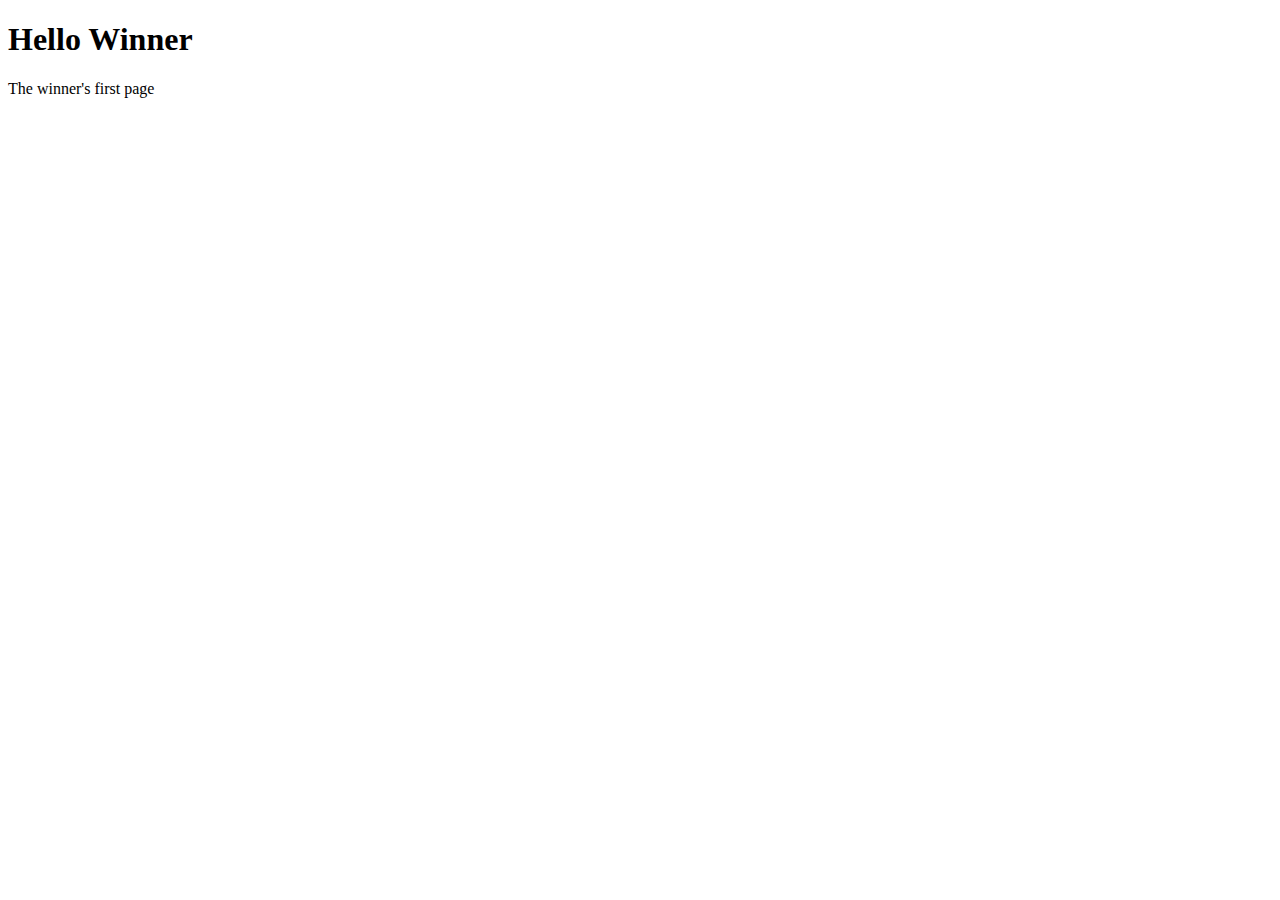
<file: index.html>
<!DOCTYPE html>
<html lang="en">
  <head>
    <meta charset="UTF-8" />
    <meta name="viewport" content="width=device-width, initial-scale=1.0" />
    <title>The Winner Website</title>
  </head>
  <body>
    <h1>Hello Winner</h1>
    <p>The winner's first page</p>
  </body>
</html>
</file>
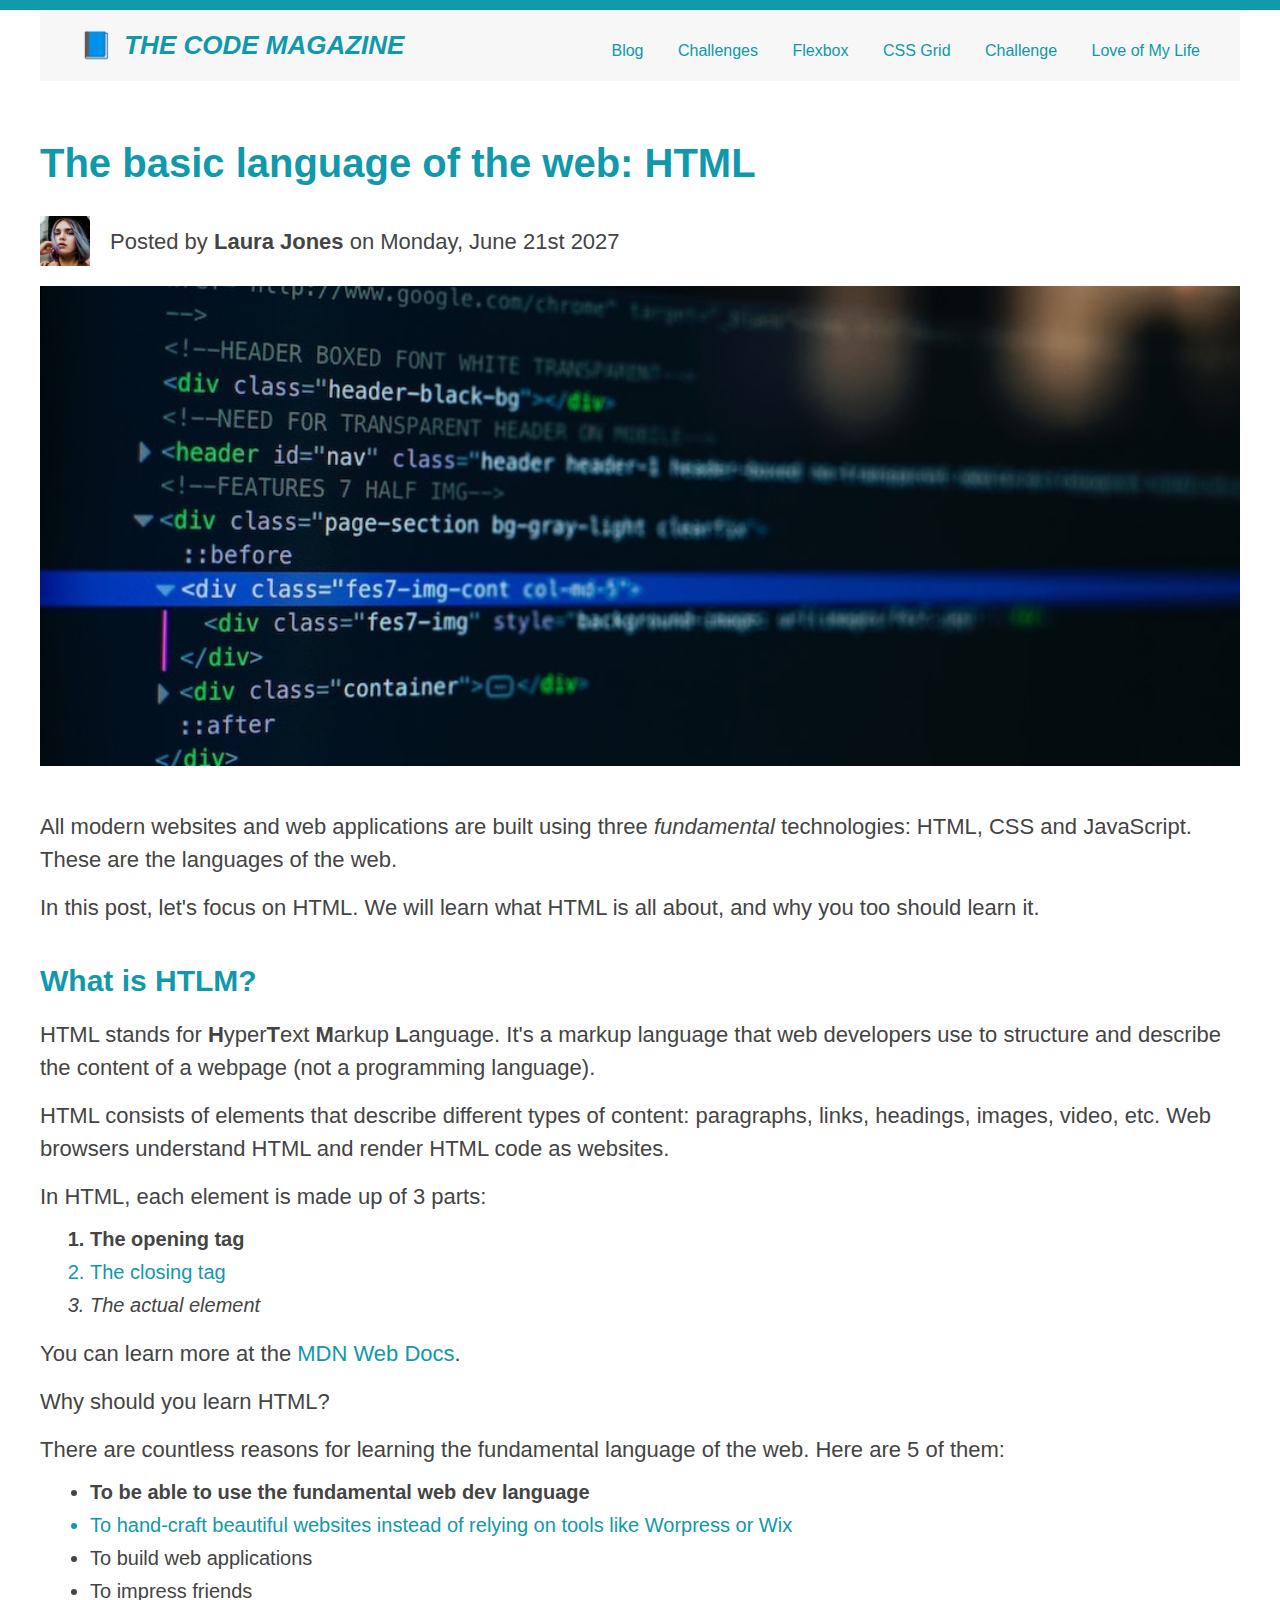
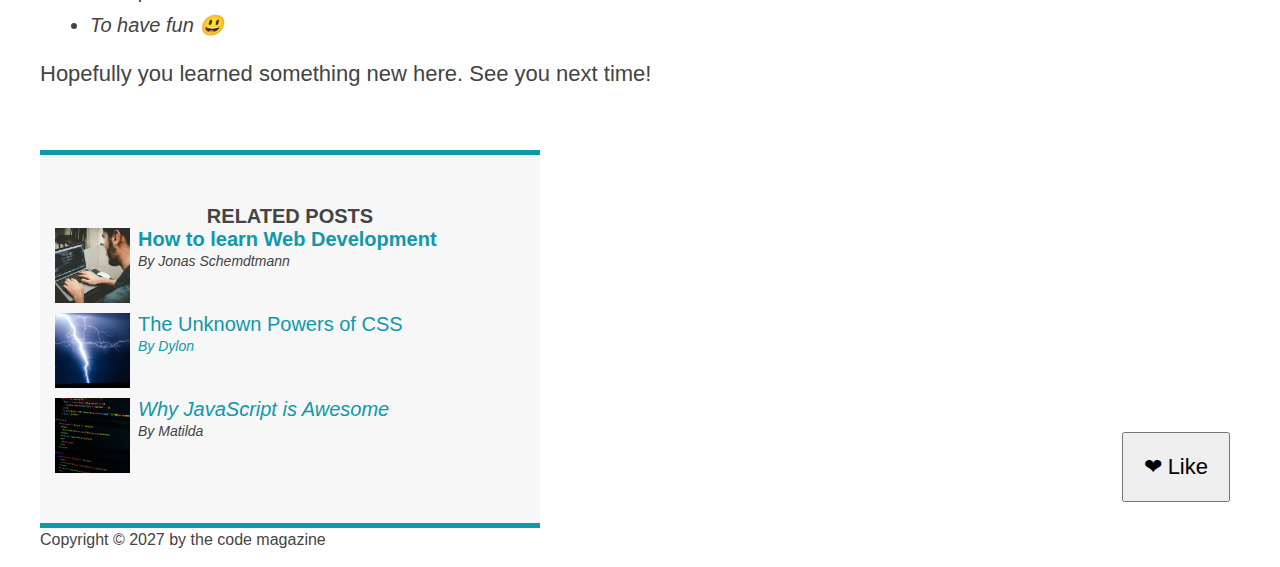
<file: 02-HTML-Fundamentals/index.html>
<!DOCTYPE html>
<html lang="en">
  <head>
    <meta charset="UTF-8" />
    <meta name="viewport" content="width=device-width, initial-scale=1.0" />
    <!-- there is three types of css this one is external, there is inline and internal, you can
       define it inline with the following code 
      <h1 style="color: blue"></h1>

      and/or you can define it internal with the following code right here instead of this 
      comment, in the head
      <style>
        h1 {
          color: blue
        }
      </style>
    -->
    <link href="style.css" rel="stylesheet" />
    <title>The basic language of the web: HTML</title>
  </head>
  <body>
    <div class="container">
      <header class="header-background-gray clearfix">
        <h1>📘 The Code Magazine</h1>

        <nav>
          <a href="blog.html">Blog</a>
          <a href="#">Challenges</a>
          <a href="flexbox.html">Flexbox</a>
          <a href="css-grid.html">CSS Grid</a>
          <a href="challenge.html">Challenge</a>
          <a href="ivanna.html">Love of My Life</a>
        </nav>
      </header>

      <article>
        <header class="article-header">
          <h2>The basic language of the web: HTML</h2>

          <div class="author-box">
            <img
              src="img/laura-jones.jpg"
              alt="author's picture"
              width="50"
              height="50"
              class="authorPic"
            />

            <p class="author">
              Posted by <strong>Laura Jones</strong> on Monday, June 21st 2027
            </p>
          </div>

          <img
            src="img/post-img.jpg"
            alt="HTML code on a screen"
            class="post-img"
          />
        </header>

        <p>
          All modern websites and web applications are built using three
          <em>fundamental</em> technologies: HTML, CSS and JavaScript. These are
          the languages of the web.
        </p>

        <p>
          In this post, let's focus on HTML. We will learn what HTML is all
          about, and why you too should learn it.
        </p>

        <h3>What is HTLM?</h3>
        <p>
          HTML stands for <strong>H</strong>yper<strong>T</strong>ext
          <strong>M</strong>arkup <strong>L</strong>anguage. It's a markup
          language that web developers use to structure and describe the content
          of a webpage (not a programming language).
        </p>

        <p>
          HTML consists of elements that describe different types of content:
          paragraphs, links, headings, images, video, etc. Web browsers
          understand HTML and render HTML code as websites.
        </p>

        <p>In HTML, each element is made up of 3 parts:</p>

        <ol>
          <li>The opening tag</li>
          <li>The closing tag</li>
          <li>The actual element</li>
        </ol>

        <p>
          You can learn more at the
          <a
            href="https://developer.mozilla.org/en-US/docs/Web/HTML"
            target="_blank"
            >MDN Web Docs</a
          >.
        </p>

        <p>Why should you learn HTML?</p>

        <p>
          There are countless reasons for learning the fundamental language of
          the web. Here are 5 of them:
        </p>

        <ul>
          <li>To be able to use the fundamental web dev language</li>
          <li>
            To hand-craft beautiful websites instead of relying on tools like
            Worpress or Wix
          </li>
          <li>To build web applications</li>
          <li>To impress friends</li>
          <li>To have fun 😃</li>
        </ul>

        <p>Hopefully you learned something new here. See you next time!</p>
      </article>

      <aside>
        <h4>Related Posts</h4>

        <ul class="no-bullet-ul">
          <li class="relatedPost">
            <img
              src="img/related-1.jpg"
              width="75"
              height="75"
              alt="person
          watching a screen"
            />
            <div>
              <a href="#">How to learn Web Development</a>
              <p class="related-author">By Jonas Schemdtmann</p>
            </div>
          </li>
          <li class="relatedPost">
            <img src="img/related-2.jpg" width="75" height="75" alt="thunder" />
            <div>
              <a href="#">The Unknown Powers of CSS</a>
              <p class="related-author">By Dylon</p>
            </div>
          </li>
          <li class="relatedPost">
            <img
              src="img/related-3.jpg"
              width="75"
              height="75"
              alt="code on the
          screen"
            />
            <div>
              <a href="#">Why JavaScript is Awesome</a>
              <p class="related-author">By Matilda</p>
            </div>
          </li>
        </ul>
      </aside>

      <footer>
        <p id="copyright">Copyright &copy; 2027 by the code magazine</p>
      </footer>
    </div>
    <button>❤ Like</button>
  </body>
</html>
</file>
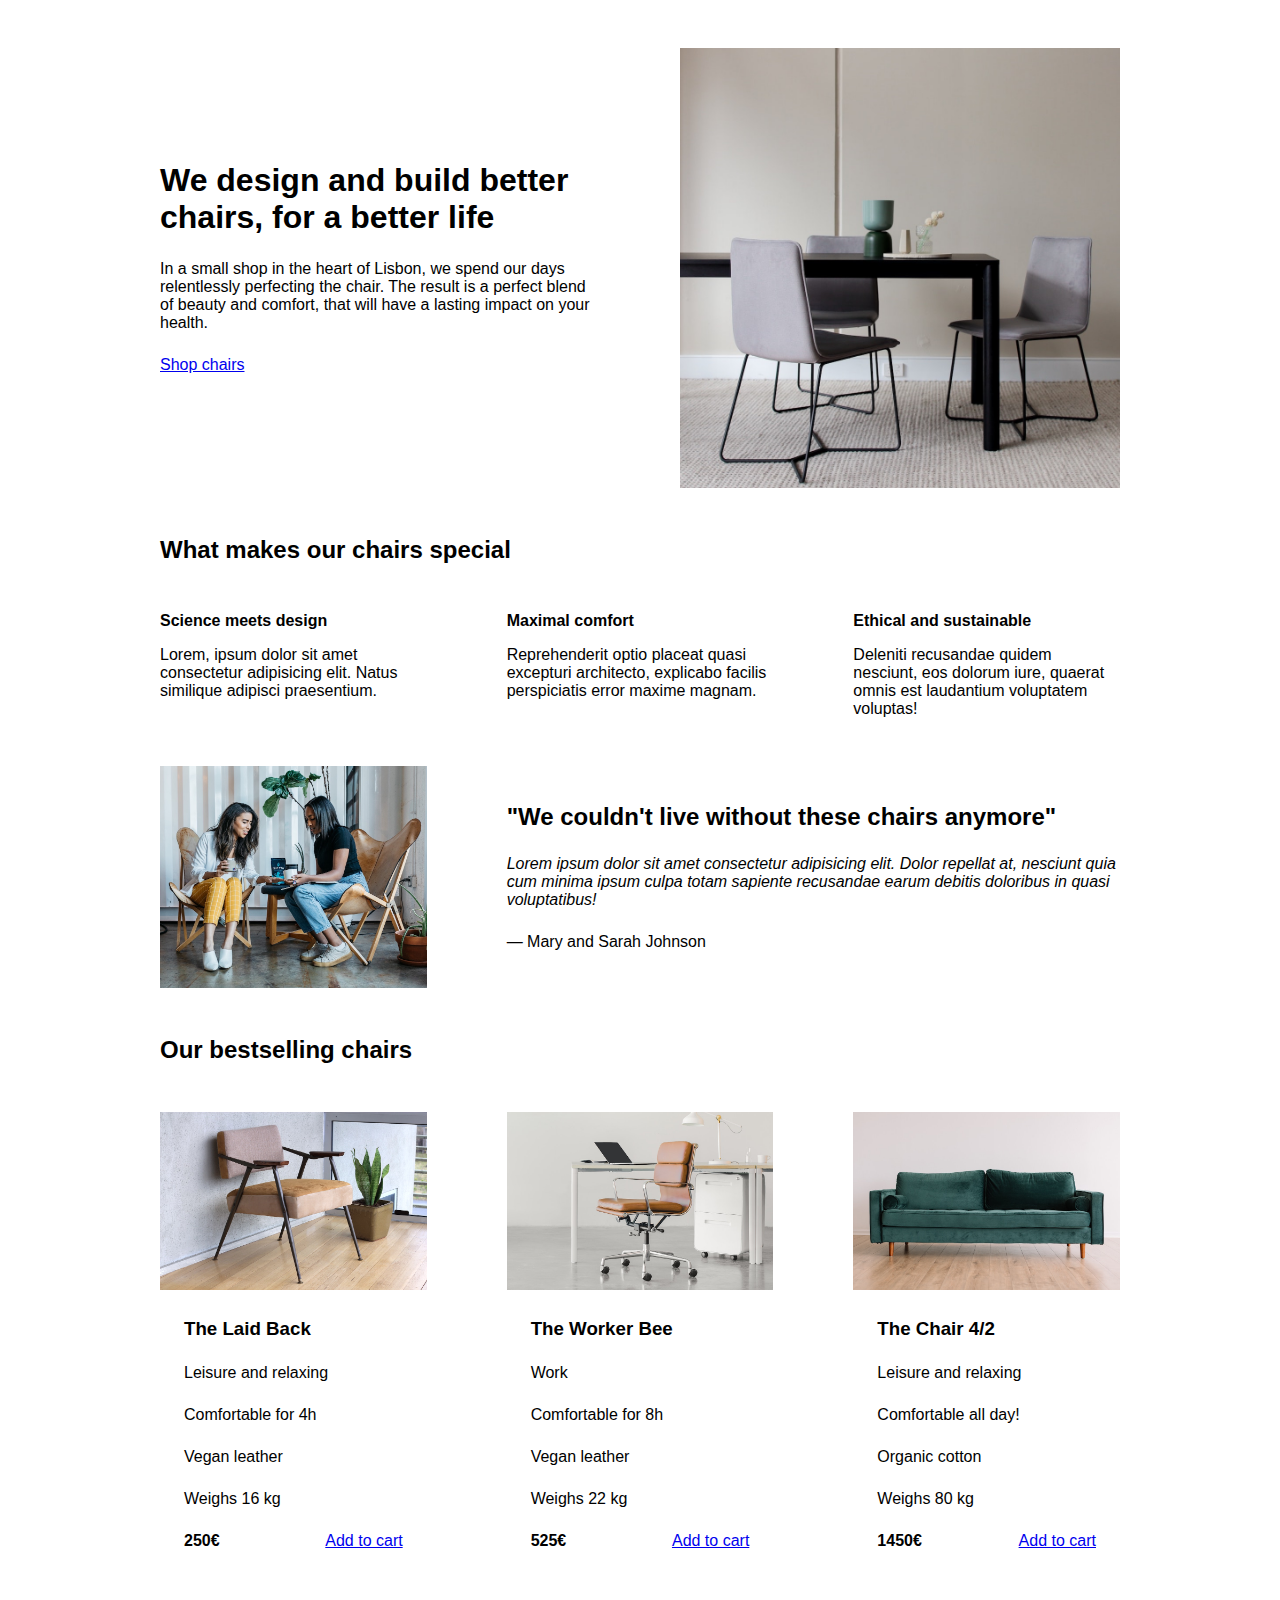
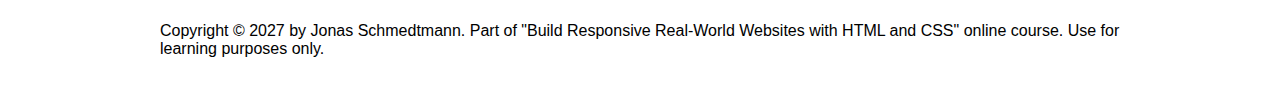
<file: 05-Design/index.html>
<!DOCTYPE html>
<html lang="en">
  <head>
    <meta charset="UTF-8" />
    <meta http-equiv="X-UA-Compatible" content="IE=edge" />
    <meta name="viewport" content="width=device-width, initial-scale=1.0" />

    <link rel="stylesheet" href="style.css" />
    <title>Lisbon Chair Shop</title>
  </head>
  <body>
    <div class="container">
      <header>
        <div class="header-text-box">
          <h1>We design and build better chairs, for a better life</h1>
          <p class="header-text">
            In a small shop in the heart of Lisbon, we spend our days
            relentlessly perfecting the chair. The result is a perfect blend of
            beauty and comfort, that will have a lasting impact on your health.
          </p>
          <a class="btn btn--big" href="#">Shop chairs</a>
        </div>
        <img src="hero.jpg" alt="Photo" />
      </header>

      <section>
        <h2>What makes our chairs special</h2>
        <div class="grid-3-cols">
          <div>
            <p class="features-title"><strong>Science meets design</strong></p>
            <p class="features-text">
              Lorem, ipsum dolor sit amet consectetur adipisicing elit. Natus
              similique adipisci praesentium.
            </p>
          </div>

          <div>
            <p class="features-title">
              <strong>Maximal comfort</strong>
            </p>
            <p class="features-text">
              Reprehenderit optio placeat quasi excepturi architecto, explicabo
              facilis perspiciatis error maxime magnam.
            </p>
          </div>

          <div>
            <p class="features-title">
              <strong>Ethical and sustainable</strong>
            </p>
            <p class="features-text">
              Deleniti recusandae quidem nesciunt, eos dolorum iure, quaerat
              omnis est laudantium voluptatem voluptas!
            </p>
          </div>
        </div>
      </section>

      <section class="testimonial-section">
        <div class="grid-3-cols">
          <img src="customers.jpg" alt="People sitting on chairs" />
          <div class="testimonial-box">
            <h2>"We couldn't live without these chairs anymore"</h2>
            <blockquote class="testimonial-text">
              Lorem ipsum dolor sit amet consectetur adipisicing elit. Dolor
              repellat at, nesciunt quia cum minima ipsum culpa totam sapiente
              recusandae earum debitis doloribus in quasi voluptatibus!
            </blockquote>
            <p class="testimonial-author">&mdash; Mary and Sarah Johnson</p>
          </div>
        </div>
      </section>

      <section>
        <h2>Our bestselling chairs</h2>
        <div class="grid-3-cols">
          <figure class="chair">
            <img src="chair-1.jpg" alt="Chair" />
            <div class="chair-box">
              <h3>The Laid Back</h3>
              <ul class="chair-details">
                <li>
                  <!-- Span is a generic INLINE text element, it doesn't have any meaning. It's like a div element, but inline -->
                  <span>Leisure and relaxing</span>
                </li>
                <li>
                  <span>Comfortable for 4h</span>
                </li>
                <li>
                  <span>Vegan leather</span>
                </li>
                <li>
                  <span>Weighs 16 kg</span>
                </li>
              </ul>
              <div class="chair-price">
                <strong>250€</strong>
                <a href="#" class="btn btn--small">Add to cart</a>
              </div>
            </div>
          </figure>

          <figure class="chair">
            <img src="chair-2.jpg" alt="Chair" />
            <div class="chair-box">
              <h3>The Worker Bee</h3>
              <ul class="chair-details">
                <li>
                  <span>Work</span>
                </li>
                <li>
                  <span>Comfortable for 8h</span>
                </li>
                <li>
                  <span>Vegan leather</span>
                </li>
                <li>
                  <span>Weighs 22 kg</span>
                </li>
              </ul>
              <div class="chair-price">
                <strong>525€</strong>
                <a href="#" class="btn btn--small">Add to cart</a>
              </div>
            </div>
          </figure>

          <figure class="chair">
            <img src="chair-3.jpg" alt="Chair" />
            <div class="chair-box">
              <h3>The Chair 4/2</h3>
              <ul class="chair-details">
                <li>
                  <span>Leisure and relaxing</span>
                </li>
                <li>
                  <span>Comfortable all day!</span>
                </li>
                <li>
                  <span>Organic cotton</span>
                </li>
                <li>
                  <span>Weighs 80 kg</span>
                </li>
              </ul>
              <div class="chair-price">
                <strong>1450€</strong>
                <a href="#" class="btn btn--small">Add to cart</a>
              </div>
            </div>
          </figure>
        </div>
      </section>

      <footer>
        Copyright &copy; 2027 by Jonas Schmedtmann. Part of "Build Responsive
        Real-World Websites with HTML and CSS" online course. Use for learning
        purposes only.
      </footer>
    </div>
  </body>
</html>
</file>
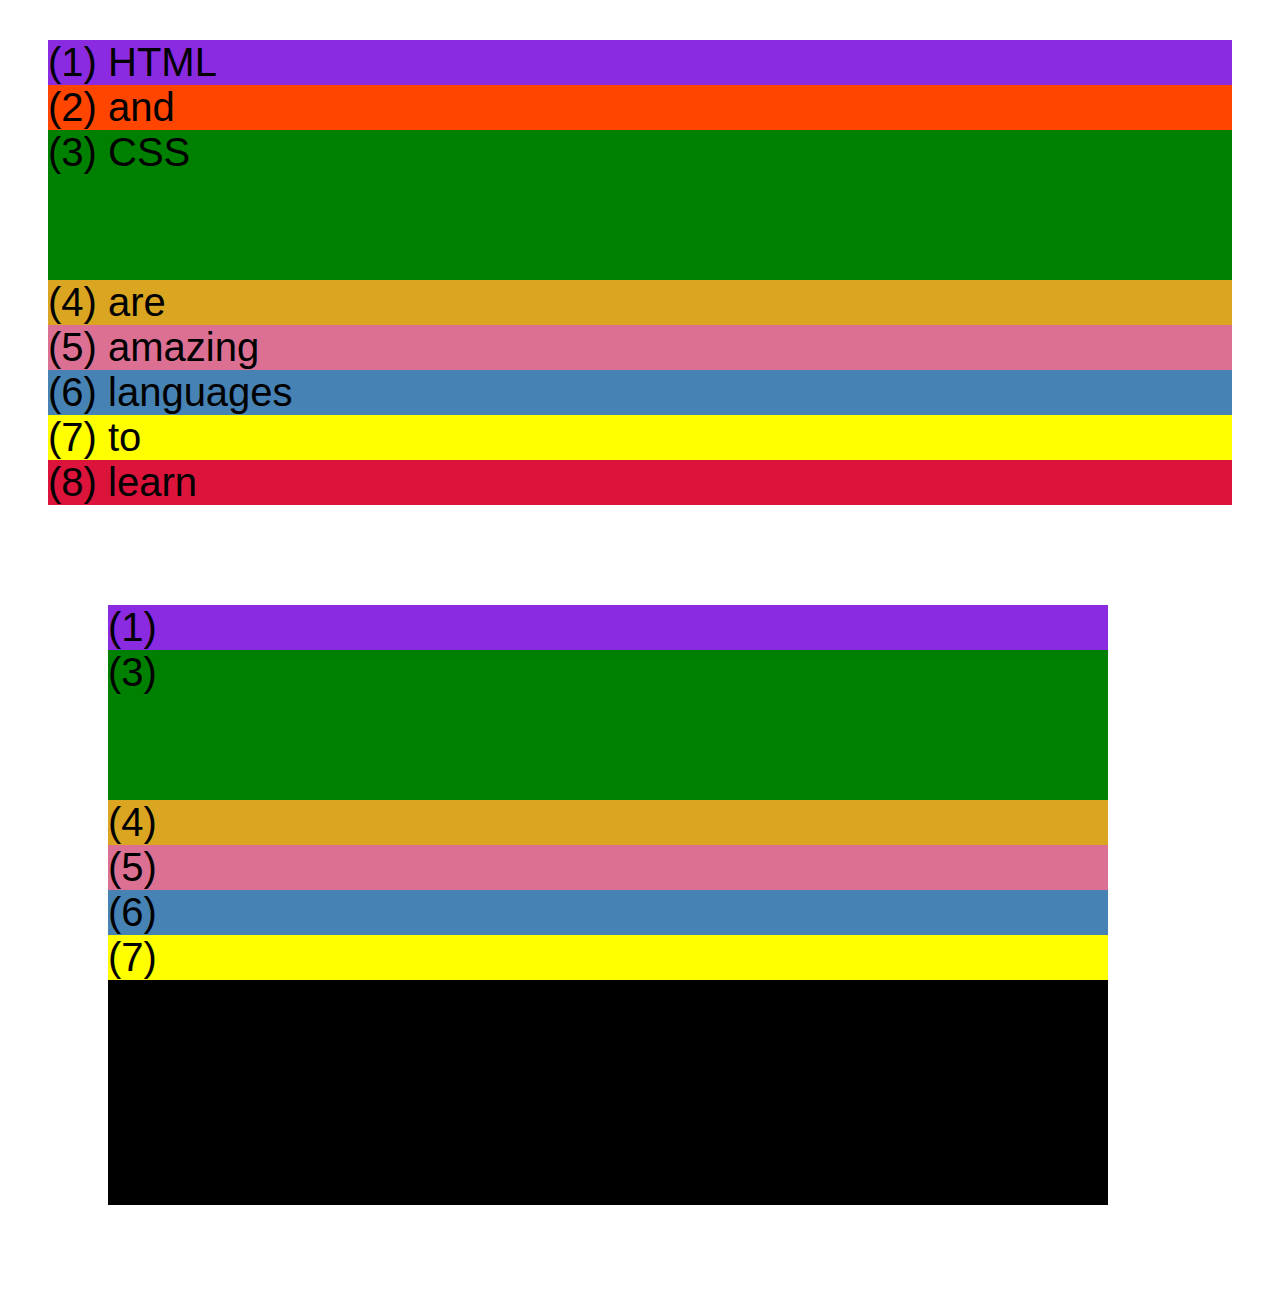
<file: 02-HTML-Fundamentals/css-grid.html>
<!DOCTYPE html>
<html lang="en">
  <head>
    <meta charset="UTF-8" />
    <meta http-equiv="X-UA-Compatible" content="IE=edge" />
    <meta name="viewport" content="width=device-width, initial-scale=1.0" />
    <title>CSS Grid</title>
    <style>
      .el--1 {
        background-color: blueviolet;
      }
      .el--2 {
        background-color: orangered;
      }
      .el--3 {
        background-color: green;
        height: 150px;
      }
      .el--4 {
        background-color: goldenrod;
      }
      .el--5 {
        background-color: palevioletred;
      }
      .el--6 {
        background-color: steelblue;
      }
      .el--7 {
        background-color: yellow;
      }
      .el--8 {
        background-color: crimson;
      }

      .container--1 {
        /* STARTER */
        font-family: sans-serif;
        background-color: #ddd;
        font-size: 40px;
        margin: 40px;

        /* CSS GRID */
      }

      .container--2 {
        /* STARTER */
        font-family: sans-serif;
        background-color: black;
        font-size: 40px;
        margin: 100px;

        width: 1000px;
        height: 600px;

        /* CSS GRID */
      }
    </style>
  </head>
  <body>
    <div class="container--1">
      <div class="el el--1">(1) HTML</div>
      <div class="el el--2">(2) and</div>
      <div class="el el--3">(3) CSS</div>
      <div class="el el--4">(4) are</div>
      <div class="el el--5">(5) amazing</div>
      <div class="el el--6">(6) languages</div>
      <div class="el el--7">(7) to</div>
      <div class="el el--8">(8) learn</div>
    </div>

    <div class="container--2">
      <div class="el el--1">(1)</div>
      <div class="el el--3">(3)</div>
      <div class="el el--4">(4)</div>
      <div class="el el--5">(5)</div>
      <div class="el el--6">(6)</div>
      <div class="el el--7">(7)</div>
    </div>
  </body>
</html>
</file>
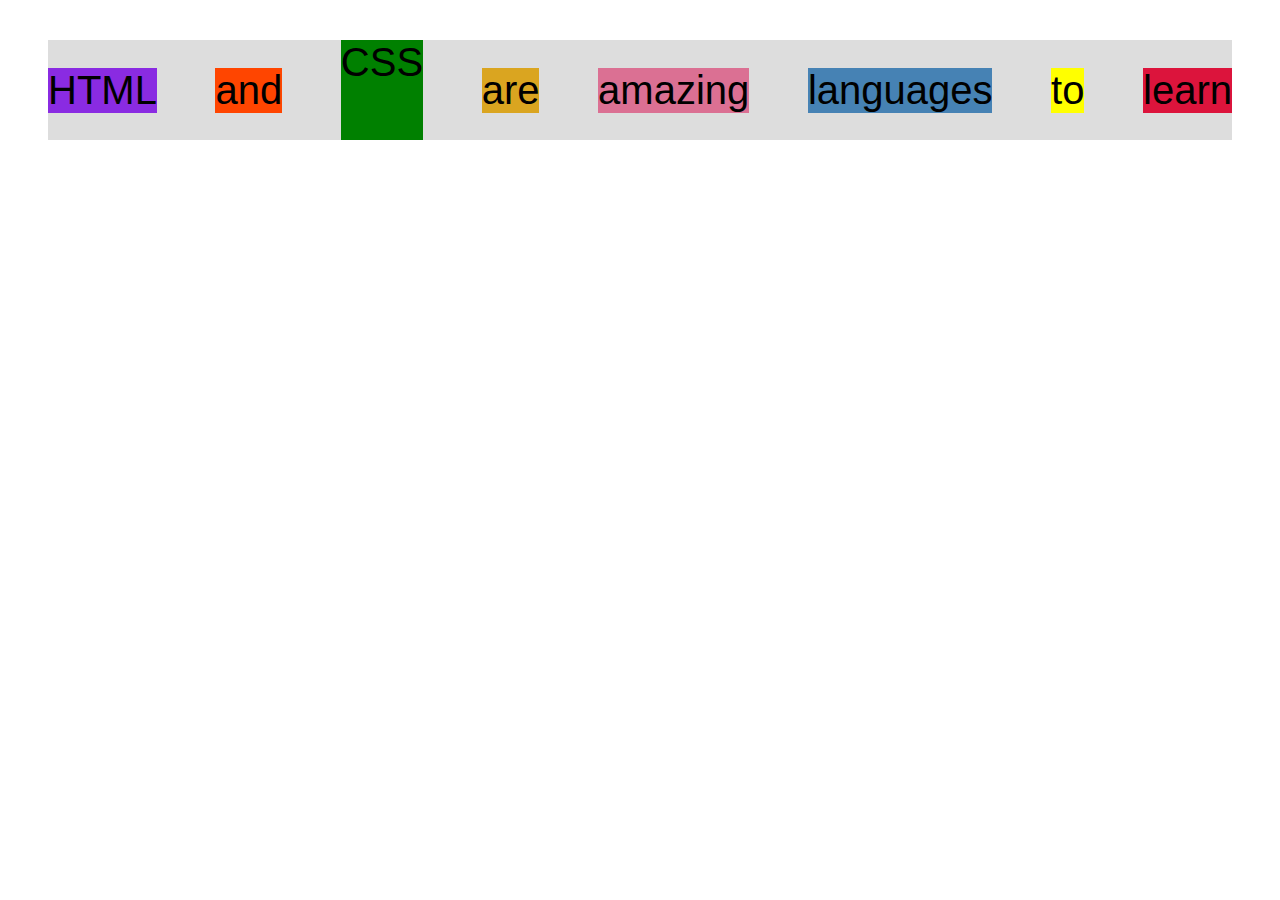
<file: 02-HTML-Fundamentals/flexbox.html>
<!DOCTYPE html>
<html lang="en">
  <head>
    <meta charset="UTF-8" />
    <meta http-equiv="X-UA-Compatible" content="IE=edge" />
    <meta name="viewport" content="width=device-width, initial-scale=1.0" />
    <title>Flexbox</title>
    <style>
      .el--1 {
        background-color: blueviolet;
      }
      .el--2 {
        background-color: orangered;
      }
      .el--3 {
        background-color: green;
        height: 100px;
      }
      .el--4 {
        background-color: goldenrod;
      }
      .el--5 {
        background-color: palevioletred;
      }
      .el--6 {
        background-color: steelblue;
      }
      .el--7 {
        background-color: yellow;
      }
      .el--8 {
        background-color: crimson;
      }

      .container {
        /* STARTER */
        font-family: sans-serif;
        background-color: #ddd;
        font-size: 40px;
        margin: 40px;

        /* FLEXBOX */
        display: flex;
        align-items: center;
        justify-content: space-between;
      }
    </style>
  </head>
  <body>
    <div class="container">
      <div class="el el--1">HTML</div>
      <div class="el el--2">and</div>
      <div class="el el--3">CSS</div>
      <div class="el el--4">are</div>
      <div class="el el--5">amazing</div>
      <div class="el el--6">languages</div>
      <div class="el el--7">to</div>
      <div class="el el--8">learn</div>
    </div>
  </body>
</html>
</file>
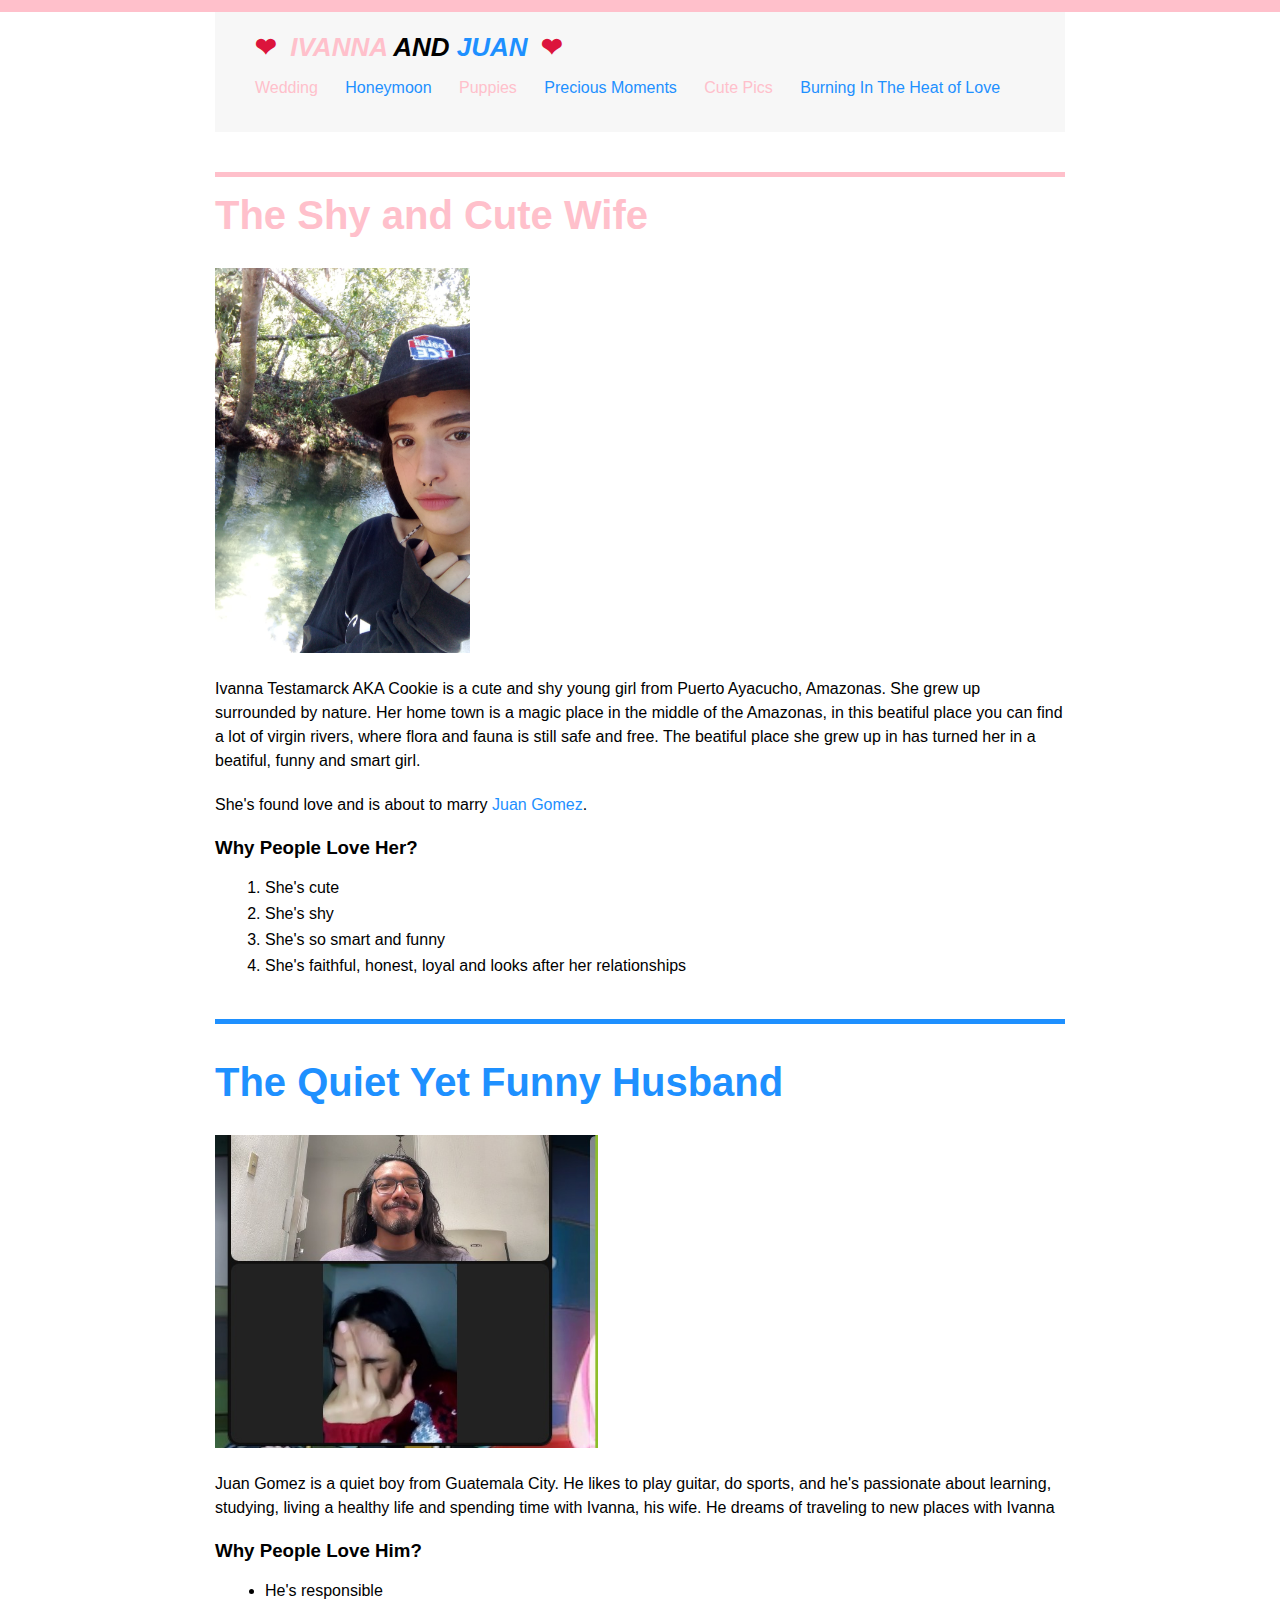
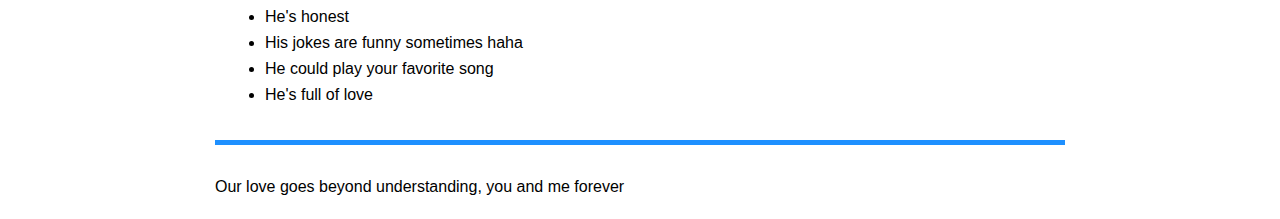
<file: 02-HTML-Fundamentals/ivanna.html>
<!DOCTYPE html>
<html len="en">
  <head>
    <link href="ivanna.css" rel="stylesheet" />
    <title>&hearts;Ivanna and Juan&hearts;</title>
  </head>
  <body>
    <div class="container">
    <header class="header">
      <h1>
        <a class="ivanna">Ivanna</a> and
        <a class="juan">Juan</a>
      </h1>

      <nav>
        <a href="#" class="navigationPink">Wedding</a>
        <a href="#" class="navigationBlue">Honeymoon</a>
        <a href="#" class="navigationPink">Puppies</a>
        <a href="#" class="navigationBlue">Precious Moments</a>
        <a href="#" class="navigationPink">Cute Pics</a>
        <a href="#" class="navigationBlue">Burning In The Heat of Love</a>
      </nav>
    </header>

    <p>
    <article class="cookieWeddingArticle">
      <h2 class="ivanna">The Shy and Cute Wife</h2>

      <img
        src="img/myCutieWifeCookie.jpeg"
        alt="myShyWifeCookie"
        class="weddingPicture"
      />

      <p>
        Ivanna Testamarck AKA Cookie is a cute and shy young girl from Puerto
        Ayacucho, Amazonas. She grew up surrounded by nature. Her home town is a
        magic place in the middle of the Amazonas, in this beatiful place you
        can find a lot of virgin rivers, where flora and fauna is still safe and
        free. The beatiful place she grew up in has turned her in a beatiful,
        funny and smart girl.
      </p>

      <p>She's found love and is about to marry <a href="#" class="navigationBlue">Juan Gomez</a>.</p>

      <h3>Why People Love Her?</h3>
      <ol>
        <li>She's cute</li>
        <li>She's shy</li>
        <li>She's so smart and funny</li>
        <li>She's faithful, honest, loyal and looks after her relationships</li>
      </ol>
    </article>
  </p>

    <article class="juanWeddingArticle">
      <p>
      <h2 class="juan">The Quiet Yet Funny Husband</h2>
      <img
        src="img/Juancito.jpeg"
        alt="quiet Yet Funny Husband"
        class="juanWeddingPicture"
      />
      <p>
        Juan Gomez is a quiet boy from Guatemala City. He likes to play guitar,
        do sports, and he's passionate about learning, studying, living a
        healthy life and spending time with Ivanna, his wife. He dreams of
        traveling to new places with Ivanna
      </p>

      <h3>Why People Love Him?</h3>
      <ul>
        <li>He's responsible</li>
        <li>He's honest</li>
        <li>His jokes are funny sometimes haha</li>
        <li>He could play your favorite song</li>
        <li>He's full of love</li>
      </ul>
    </p>
    </article>

    <footer>
      <p>Our love goes beyond understanding, you and me forever</p>
    </footer>
    </div>
  </body>
</html>
</file>
<file: 02-HTML-Fundamentals/style.css>
* {
  margin: 0;
  padding: 0;
  box-sizing: border-box;
}

h1,
h2,
h3 {
  /* color: rgba(16, 152, 173, 0.3); */
  color: #1098ab;
}

h1 {
  font-size: 26px;
  text-transform: uppercase;
  font-style: italic;
}

h2 {
  font-size: 40px;
  margin-bottom: 30px;
}

h3 {
  font-size: 30px;
  margin-bottom: 20px;
  margin-top: 40px;
}

h4 {
  font-size: 20px;
  text-transform: uppercase;
  text-align: center;
}

p {
  font-size: 22px;
  line-height: 1.5;
  margin-bottom: 15px;
}

ul,
ol {
  margin-left: 50px;
  margin-bottom: 20px;
}

li {
  font-size: 20px;
  margin-bottom: 10px;
}

/* footer p {
  font-size: 16px;
} */

/* This rule can be applied using the "id" attribute in a container but it is always, always 
use the "class" attribute since it is reusable and can be applied to different components at 
the same time */
#copyright {
  font-size: 16px;
}

/* article header p {
  font-style: italic;
} */

/* this is the rule that will be applied to any component defining a "class" attribute
 with this name */
.related-author {
  font-size: 18px;
  font-weight: bold;
}

.no-bullet-ul {
  list-style: none;
  margin: 0;
}

body {
  border-top: #1098ab 10px solid;
  font-family: sans-serif;
  color: #444;
  position: relative;
}

.container {
  width: 1200px;
  margin-top: 0;
  padding-top: 0;
  margin-left: auto;
  margin-right: auto;
}

.header-background-gray {
  background-color: #f7f7f7;
  padding: 20px 40px;
  margin-bottom: 60px;
}

.article-header {
  margin-bottom: 40px;
}

.post-img {
  width: 100%;
  height: auto;
}

aside {
  /* padding: 50px; */
  background-color: #f7f7f7;
  border-top: 5px solid #1098ab;
  border-bottom: 5px solid #1098ab;
  /* vertical padding and horizontal padding */
  padding: 50px 15px;
  width: 500px;
}

li:first-child {
  font-weight: bold;
}

li:last-child {
  font-style: italic;
  margin-bottom: 0;
}

/* can hold values of numbers or keywords, "odd" "even" */
li:nth-child(2) {
  color: #1098ab;
}

/* article p:last-child {
  color: red;
} */

article {
  margin-bottom: 60px;
}

/* we can format anchors/links that actually has an URL, and/or has been visited by
 using pseudo classes, this enables you to even styl components/containers depending on its state
 using pseudo classe  */
a:link {
  color: #1098ab;
  text-decoration: none;
}

a:visited {
  color: #1098ab;
}

a:hover {
  color: orangered;
  font-weight: bold;
  text-decoration: underline;
}

a:active {
  background-color: black;
  font-style: italic;
  /* you can use a modifier like this to give it priority if there 
  is styling conflicts
  font-style: italic !important; */
}

/* there is two types of boxes, inline and block, inline ocupies 
required space only and padding and margin only apply horizontally, 
while block ocupies whole horizontal space and can not be 
place next to each other instead they are placed one below
the other, this behavior can be changed and/or combined using
the "display" attribute*/

nav a:link {
  /* background-color: orangered; */
  /* 
  as an anchor is an inline box the margin only applies to
  horizontally, and if we need the margin to apply both axis
  we need to set "display: inline-block"
  margin: 8px; 
  */
  margin-top: 10px;
  margin-right: 30px;
  display: inline-block;
}

nav a:link:last-child {
  margin-right: 0;
}

/* there is different types of flows in html but two importants
are: first, the default which is called normal flow and seconded, relative,
the second could cause containers/views to overlap as it will be placed
retivaly to the parent container*/
button {
  font-size: 22px;
  padding: 20px;
  cursor: pointer;
  position: absolute;
  bottom: 50px;
  right: 50px;
}

/* it exists pseudo-classes but also pseudo-elements
which helps us select different elements inside
a container, examples:
h1::first-letter {

}

p::first-line {}

or it can be compound, this would selecct the first p after
each h3

h3 + p::first-line {}
*/

h1::first-letter {
  font-style: normal;
  margin-right: 5px;
}

/* FLOATS */
/*
.authorPic {
  float: left;
}

.author {
  float: left;
  margin-top: 10px;
  margin-left: 20px;
}

h1 {
  float: left;
}

nav {
  float: right;
}

.clearfix::after {
  clear: both;
  content: "";
  display: block;
}

article {
  float: left;
  width: 850px;
}

aside {
  float: right;
  width: 300px;
}

footer {
  clear: both;
} 
*/

.header-background-gray {
  display: flex;
  align-items: center;
  justify-content: space-between;
}

.author-box {
  display: flex;
  align-items: center;
  gap: 20px;
  margin-bottom: 20px;
}

.author {
  margin-bottom: 0;
}

.related-author {
  display: flex;
}

.relatedPost {
  display: flex;
  gap: 8px;
}

.postLinks {
  align-items: center;
}

.related-author {
  margin-bottom: 0;
  font-weight: normal;
  font-size: 14px;
  font-style: italic;
}
</file>
<file: 05-Design/style.css>
/*
SPACING SYSTEM (px)
2 / 4 / 8 / 12 / 16 / 24 / 32 / 48 / 64 / 80 / 96 / 128

FONT SIZE SYSTEM (px)
10 / 12 / 14 / 16 / 18 / 20 / 24 / 30 / 36 / 44 / 52 / 62 / 74 / 86 / 98
*/

* {
  margin: 0;
  padding: 0;
  box-sizing: border-box;
}

/* ------------------------ */
/* GENERAL STYLES */
/* ------------------------ */
body {
  font-family: sans-serif;
}

.container {
  width: 960px;
  margin: 0 auto;
}

header,
section {
  margin-bottom: 48px;
}

h2 {
  margin-bottom: 48px;
}

.grid-3-cols {
  display: grid;
  grid-template-columns: repeat(3, 1fr);
  column-gap: 80px;
}

/* ------------------------ */
/* COMPONENT STYLES */
/* ------------------------ */

/* HEADER */
header {
  display: grid;
  grid-template-columns: repeat(2, 1fr);
  column-gap: 80px;
  margin-top: 48px;
}

.header-text-box {
  align-self: center;
}

h1 {
  margin-bottom: 24px;
}

.header-text {
  margin-bottom: 24px;
}

img {
  width: 100%;
}

/* FEATURES */
.features-icon {
}

.features-title {
  margin-bottom: 16px;
}

.features-text {
}

/* TESTIMONIAL */
.testimonial-section {
}

.testimonial-box {
  grid-column: 2 / -1;
  align-self: center;
}

.testimonial-box h2 {
  margin-bottom: 24px;
}

.testimonial-text {
  font-style: italic;
  margin-bottom: 24px;
}

/* CHAIRS */
.chair-box {
  padding: 24px;
}

h3 {
  margin-bottom: 24px;
}

.chair-details {
  list-style: none;
  margin-bottom: 24px;
}

.chair-details li {
  display: flex;
  align-items: center;
  gap: 12px;
  margin-bottom: 24px;
}

.chair-details li:last-child {
  margin-bottom: 0;
}

.chair-icon {
}

.chair-price {
  display: flex;
  justify-content: space-between;
}

footer {
  margin-bottom: 48px;
}
</file>
<file: 02-HTML-Fundamentals/ivanna.css>
* {
  margin: 0;
  padding: 0;
}

body {
  font-family: sans-serif;
  border-top: pink 12px solid;
}

.container {
  width: 850px;
  /* margin-left: auto;
  margin-right: auto; */
  margin: 0 auto;
}

/* h1,
nav,
article,
footer {
  background-color: #f7f7f7;
} */

.header {
  height: 80px;
  margin-bottom: 40px;
  background-color: #f7f7f7;
  padding: 20px 40px;
}

h1 {
  font-style: italic;
  text-transform: uppercase;
  margin-bottom: 16px;
  font-size: 26px;
}

h1::before {
  color: crimson;
  content: "❤";
  padding-right: 6px;
  font-style: normal;
}

h1::after {
  color: crimson;
  content: "❤";
  padding-left: 6px;
  font-style: normal;
}

.ivanna {
  color: pink;
}

.juan {
  color: dodgerblue;
}

.navigationPink:link,
.navigationPink:visited {
  color: pink;
  text-decoration: none;
}

.navigationPink:hover,
.navigationPink:active {
  color: pink;
  text-decoration: underline;
}

nav a:link {
  margin-right: 23px;
  display: inline-block;
}

.navigationBlue:link,
.navigationBlue:visited {
  color: dodgerblue;
  text-decoration: none;
}

.navigationBlue:hover,
.navigationBlue:active {
  color: dodgerblue;
  text-decoration: underline;
}

.cookieWeddingArticle {
  border-top: pink solid 5px;
  padding: 16px 0;
}

h2 {
  font-size: 40px;
  margin-bottom: 30px;
}

.weddingPicture {
  width: 30%;
  height: auto;
  margin-bottom: 20px;
}

p {
  line-height: 1.5;
  margin-bottom: 20px;
}

h3 {
  margin-bottom: 20px;
}

ul,
ol {
  margin-left: 50px;
}

li {
  margin-bottom: 8px;
}

.juanWeddingArticle {
  border-top: dodgerblue solid 5px;
  border-bottom: dodgerblue solid 5px;
  padding: 16px 0;
  margin-bottom: 30px;
}

.juanWeddingPicture {
  width: 45%;
  height: auto;
  margin-bottom: 20px;
}
</file>
